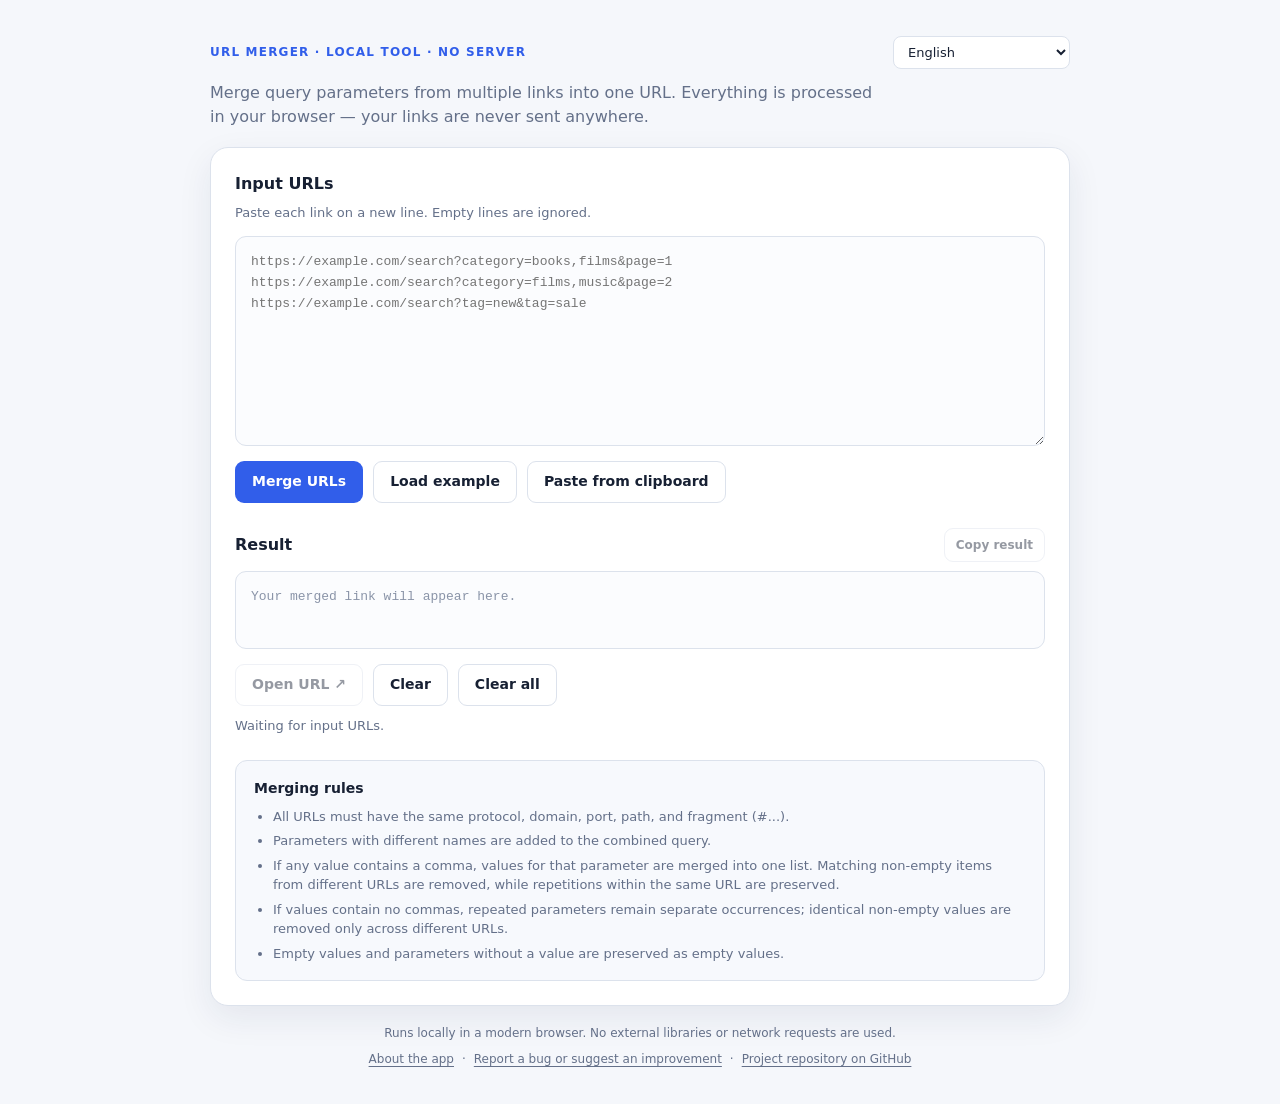
<file: index.html>
<!doctype html>
<html lang="uk">
<head>
  <meta charset="utf-8">
  <meta name="viewport" content="width=device-width, initial-scale=1">
  <meta name="theme-color" content="#f5f7fb" media="(prefers-color-scheme: light)">
  <meta name="theme-color" content="#111827" media="(prefers-color-scheme: dark)">
  <title>URL Merger — об'єднання параметрів URL</title>
  <meta name="description" content="URL Merger combines query parameters from multiple URLs into one link. Remove duplicates, choose parameters, and copy or open the result — all locally in your browser.">
  <link rel="manifest" href="./manifest.webmanifest">
  <meta name="apple-mobile-web-app-capable" content="yes">
  <meta name="apple-mobile-web-app-status-bar-style" content="default">
  <meta name="apple-mobile-web-app-title" content="URL Merger">
  <link rel="apple-touch-icon" href="./assets/apple-touch-icon.png">
  <link rel="canonical" href="https://vitalijr2.github.io/url-merger/">
  <meta property="og:type" content="website">
  <meta property="og:site_name" content="URL Merger">
  <meta property="og:title" content="URL Merger — Merge URL Query Parameters">
  <meta property="og:description" content="Merge URL query parameters, remove duplicates, and choose which parameters to keep. Free, private, and browser-based.">
  <meta property="og:url" content="https://vitalijr2.github.io/url-merger/">
  <meta property="og:image" content="https://vitalijr2.github.io/url-merger/assets/url-merger-og.png">
  <meta property="og:image:secure_url" content="https://vitalijr2.github.io/url-merger/assets/url-merger-og.png">
  <meta property="og:image:type" content="image/png">
  <meta property="og:image:width" content="1200">
  <meta property="og:image:height" content="630">
  <meta property="og:image:alt" content="URL Merger logo with a black cat digging">
  <meta property="og:logo" content="https://vitalijr2.github.io/url-merger/assets/url-merger-logo.png">
  <meta property="og:locale" content="en_US">
  <meta name="twitter:card" content="summary_large_image">
  <meta name="twitter:image" content="https://vitalijr2.github.io/url-merger/assets/url-merger-og.png">
  <meta name="twitter:title" content="URL Merger — Merge URL Query Parameters">
  <meta name="twitter:description" content="Combine query parameters from multiple URLs into one link, directly in your browser.">
  <script type="application/ld+json">{"@context":"https://schema.org","@type":"WebApplication","name":"URL Merger","url":"https://vitalijr2.github.io/url-merger/","description":"Merge query parameters from multiple URLs into one link, locally in your browser.","applicationCategory":"UtilitiesApplication","operatingSystem":"Any","image":"https://vitalijr2.github.io/url-merger/assets/url-merger-og.png","logo":"https://vitalijr2.github.io/url-merger/assets/url-merger-logo.png"}</script>
  <link rel="icon" type="image/svg+xml" href="data:image/svg+xml,%3Csvg xmlns='http://www.w3.org/2000/svg' viewBox='0 0 100 100'%3E%3Crect width='100' height='100' rx='20' fill='%23315eea'/%3E%3Ctext x='50' y='67' font-size='58' font-family='Arial,sans-serif' font-weight='bold' text-anchor='middle' fill='white'%3EU%3C/text%3E%3C/svg%3E">
  <link rel="stylesheet" href="./style.css">
</head>
<body>
  <main>
    <section class="update-notice" id="updateNotice" hidden role="status">
      <strong data-i18n="updateAvailable">A new version of URL Merger is available.</strong>
      <div class="toolbar">
        <button class="primary" type="button" id="updateNow" data-i18n="updateNow">Update</button>
        <button class="secondary" type="button" id="updateLater" data-i18n="updateLater">Later</button>
      </div>
    </section>
    <header>
      <div class="header-top"><p class="eyebrow"><strong class="brand-name">URL Merger</strong><span class="brand-description"> · <span data-i18n="eyebrow">Локальний інструмент · без сервера</span></span></p>
      <div class="language-control"><label class="visually-hidden" for="language">Language</label><select id="language" aria-label="Language"><option value="uk">Українська</option><option value="en">English</option><option value="pl">Polski</option><option value="zh-CN">简体中文</option><option value="ja">日本語</option><option value="de">Deutsch</option><option value="fr">Français</option><option value="es">Español</option><option value="pt">Português</option><option value="sw">Kiswahili</option><option value="ha">Hausa</option><option value="id">Bahasa Indonesia</option><option value="ko">한국어</option><option value="tr">Türkçe</option></select></div></div>
      <h1 class="visually-hidden">URL Merger</h1>
      <p class="intro" data-i18n="intro">Об'єднай параметри запиту з кількох посилань в один URL. Уся обробка відбувається у твоєму браузері — посилання нікуди не надсилаються.</p>
    </header>
    <section class="panel" aria-label="Об'єднання URL">
      <label for="urls" data-i18n="inputLabel">Вхідні URL</label>
      <p class="hint" data-i18n="inputHint">Встав кожне посилання з нового рядка. Порожні рядки ігноруються.</p>
      <textarea id="urls" spellcheck="false" autocapitalize="off" autocomplete="off" placeholder="https://example.com/search?category=books,films&amp;page=1&#10;https://example.com/search?category=films,music&amp;page=2&#10;https://example.com/search?tag=new&amp;tag=sale"></textarea>
      <div class="toolbar">
        <button class="primary" id="merge" type="button" data-i18n="merge">Об'єднати URL</button>
        <button class="secondary" id="sample" type="button" data-i18n="sample">Завантажити приклад</button>
        <button class="secondary" id="pasteClipboard" type="button" data-i18n="pasteClipboard">Вставити з буфера</button>
      </div>
      <div class="result-section">
        <div class="result-heading"><div class="section-heading" data-i18n="resultHeading">Результат</div><button class="secondary" id="copy" type="button" data-i18n="copy" disabled>Копіювати результат</button></div>
        <output class="result empty" id="result" data-i18n="resultPlaceholder" aria-live="polite">Тут з'явиться об'єднане посилання.</output>
        <section class="param-controls" id="paramControls" aria-labelledby="paramControlsTitle" hidden>
          <div class="param-controls-header">
            <h3 class="param-controls-title" id="paramControlsTitle" data-i18n="paramsTitle">Параметри результату</h3>
            <div class="param-controls-actions">
              <button class="secondary" id="selectAllParams" type="button" data-i18n="selectAll">Усі</button>
              <button class="secondary" id="selectNoParams" type="button" data-i18n="selectNone">Жодного</button>
            </div>
          </div>
          <div class="param-list" id="paramList"></div>
        </section>
        <div class="toolbar result-actions">
          <a class="secondary button-link" id="openUrl" target="_blank" rel="noopener noreferrer" aria-disabled="true" tabindex="-1" data-i18n="openUrl">Відкрити URL ↗</a>
          <button class="secondary" id="clearResult" type="button" data-i18n="clear">Очистити</button>
          <button class="secondary" id="clear" type="button" data-i18n="clearAll">Очистити все</button>
        </div>
        <p class="status" id="status" data-i18n="waiting" role="status">Очікую на вхідні посилання.</p>
      </div>
      <div class="details">
        <h2 data-i18n="rulesTitle">Правила об'єднання</h2>
        <ul>
          <li data-i18n="rule1">Усі URL мають мати однакові протокол, домен, порт, шлях і фрагмент (#...).</li>
          <li data-i18n="rule2">Параметри з різними назвами додаються до спільного запиту.</li>
          <li data-i18n="rule3">Якщо хоча б одне значення параметра містить кому, усі його значення об'єднуються в один список; дублікати прибираються, порядок першої появи зберігається.</li>
          <li data-i18n="rule4">Якщо значення не містять коми, повторювані параметри залишаються окремими входженнями; однакові непорожні значення прибираються лише між різними URL.</li>
          <li data-i18n="rule5">Порожні значення та параметри без значення зберігаються як порожні значення.</li>
        </ul>
      </div>
    </section>
    <footer>
      <p data-i18n="footerText">Працює локально у сучасному браузері. Зовнішні бібліотеки та мережеві запити не використовуються.</p>
      <nav aria-label="Посилання на проєкт">
        <a href="./about.html" data-i18n="aboutLink">Про застосунок</a>
        <span aria-hidden="true">·</span>
        <a href="https://github.com/vitalijr2/url-merger/issues/new/choose" target="_blank" rel="noopener noreferrer" data-i18n="reportIssue">Повідомити про помилку або запропонувати покращення</a>
        <span aria-hidden="true">·</span>
        <a href="https://github.com/vitalijr2/url-merger" target="_blank" rel="noopener noreferrer" data-i18n="repository">Репозиторій проєкту на GitHub</a>
      </nav>
    </footer>
  </main>
  <script src="./merger.js"></script>
  <script src="./translation.js"></script>
  <script>
    "use strict";
    const input=document.getElementById("urls"), result=document.getElementById("result"), status=document.getElementById("status");
    const copyButton=document.getElementById("copy"), openUrlLink=document.getElementById("openUrl");
    let mergedUrl="",fullMergedUrl="";
    let copyFeedbackTimer=null;
    function resetCopyFeedback(){clearTimeout(copyFeedbackTimer);copyFeedbackTimer=null;copyButton.textContent=t("copy");}
    const paramControls=document.getElementById("paramControls"),paramList=document.getElementById("paramList");
    let enabledParams=new Set();
    function setStatus(message,type=""){status.textContent=message;status.className="status"+(type?" "+type:"");}
    function parseInputLines(text){return text.split(/\r?\n/).map(line=>line.trim()).filter(Boolean);}
    function showResult(value){resetCopyFeedback();mergedUrl=value;result.textContent=value;result.classList.remove("empty");copyButton.disabled=false;openUrlLink.href=value;openUrlLink.setAttribute("aria-disabled","false");openUrlLink.removeAttribute("tabindex");}
    function updateMergedUrl(){
      const url=new URL(fullMergedUrl),filtered=new URLSearchParams();
      for(const [key,value] of url.searchParams.entries()) if(enabledParams.has(key)) filtered.append(key,value);
      url.search=filtered.toString();
      showResult(url.href);
    }
    function renderParamControls(){
      const valuesByName=new Map();
      for(const [name,value] of new URL(fullMergedUrl).searchParams.entries()){
        if(!valuesByName.has(name))valuesByName.set(name,[]);
        valuesByName.get(name).push(value);
      }
      paramList.replaceChildren();
      for(const [name,values] of valuesByName){
        const label=document.createElement("label"),checkbox=document.createElement("input");
        const info=document.createElement("span"),nameText=document.createElement("span"),valueText=document.createElement("span");
        label.className="param-option";checkbox.type="checkbox";checkbox.checked=enabledParams.has(name);
        checkbox.addEventListener("change",()=>{if(checkbox.checked)enabledParams.add(name);else enabledParams.delete(name);updateMergedUrl();});
        info.className="param-info";nameText.className="param-name";valueText.className="param-values";
        nameText.textContent=name+" ("+values.length+")";
        valueText.textContent=values.map(value=>value===""?"["+t("emptyValue")+"]":value).join(" · ");
        info.append(nameText,valueText);label.append(checkbox,info);paramList.append(label);
      }
      paramControls.hidden=valuesByName.size===0;
    }
    function setAllParams(enabled){
      enabledParams=new Set(enabled?new URL(fullMergedUrl).searchParams.keys():[]);
      paramList.querySelectorAll('input[type="checkbox"]').forEach(checkbox=>{checkbox.checked=enabled;});
      updateMergedUrl();
    }
    function resetResult(){
      resetCopyFeedback();
      mergedUrl="";fullMergedUrl="";enabledParams.clear();paramList.replaceChildren();paramControls.hidden=true;
      result.textContent=t("resultPlaceholder");result.classList.add("empty");copyButton.disabled=true;
      openUrlLink.removeAttribute("href");openUrlLink.setAttribute("aria-disabled","true");openUrlLink.setAttribute("tabindex","-1");
    }
    input.addEventListener("paste",event=>{
      const pasted=event.clipboardData?.getData("text");
      if(!pasted||input.selectionStart!==input.selectionEnd)return;
      const start=input.selectionStart,end=input.selectionEnd,original=input.value;
      const atEnd=start===original.length;
      const lineStart=original.lastIndexOf("\n",start-1)+1;
      const lineEndIndex=original.indexOf("\n",start);
      const lineEnd=lineEndIndex===-1?original.length:lineEndIndex;
      const emptyLine=original.slice(lineStart,lineEnd).trim()==="";
      if(!atEnd&&!emptyLine)return;
      const lines=pasted.split(/\r?\n/).map(line=>line.trim()).filter(Boolean);
      if(lines.length===0||!lines.every(line=>{
        try{const url=new URL(line);return url.protocol==="http:"||url.protocol==="https:";}catch{return false;}
      }))return;
      const normalized=pasted.replace(/\r\n?/g,"\n");
      const prefix=atEnd&&start>0&&original[start-1]!=="\n"?"\n":"";
      const suffix=normalized.endsWith("\n")||original[start]==="\n"?"":"\n";
      const insertion=prefix+normalized+suffix;
      event.preventDefault();
      input.setRangeText(insertion,start,end,"end");
    });
    document.getElementById("merge").addEventListener("click",()=>{
      try{const urls=parseInputLines(input.value),merged=mergeUrls(urls,t);fullMergedUrl=merged;enabledParams=new Set(new URL(fullMergedUrl).searchParams.keys());renderParamControls();updateMergedUrl();setStatus(t("done",{n:urls.length}),"success");}
      catch(error){resetResult();setStatus(error.message,"error");}
    });
    document.getElementById("sample").addEventListener("click",()=>{
      input.value=["https://example.com/search?category=books,films&page=1","https://example.com/search?category=films,music&page=2","https://example.com/search?tag=new&tag=sale"].join("\n");
      setStatus(t("sampleLoaded"));input.focus();
    });
    document.getElementById("pasteClipboard").addEventListener("click",async()=>{
      try{
        const text=await navigator.clipboard.readText();
        if(!text){setStatus(t("clipboardEmpty"));return;}
        const separator=input.value&&!input.value.endsWith("\n")?"\n":"";
        input.value+=separator+text;
        input.focus();setStatus(t("pasted"));
      }catch{setStatus(t("pasteFail"),"error");}
    });
    document.getElementById("clear").addEventListener("click",()=>{input.value="";resetResult();setStatus(t("cleared"));input.focus();});
    document.getElementById("selectAllParams").addEventListener("click",()=>setAllParams(true));
    document.getElementById("selectNoParams").addEventListener("click",()=>setAllParams(false));
    copyButton.addEventListener("click",async()=>{
      if(!mergedUrl)return;
      try{await navigator.clipboard.writeText(mergedUrl);resetCopyFeedback();copyButton.textContent=t("copied");copyFeedbackTimer=setTimeout(resetCopyFeedback,1800);}
      catch{resetCopyFeedback();setStatus(t("copyFail"),"error");}
    });
    document.getElementById("clearResult").addEventListener("click",()=>{resetResult();setStatus(t("resultCleared"));});
    document.addEventListener("keydown",event=>{
      if(event.repeat||event.isComposing||event.altKey)return;
      const modifier=event.ctrlKey||event.metaKey;
      if(!modifier)return;
      const key=event.key.toLowerCase();
      if(key==="enter"&&!event.shiftKey){event.preventDefault();document.getElementById("merge").click();}
      else if(key==="c"&&event.shiftKey&&mergedUrl){event.preventDefault();copyButton.click();}
      else if(key==="backspace"&&event.shiftKey&&fullMergedUrl){event.preventDefault();document.getElementById("clearResult").click();}
    });
  </script>
  <script>
    const languageSelect=document.getElementById("language");
    let currentLanguage="en";
    function t(key,values={}){let value=translations[currentLanguage]?.[key]||translations.en[key]||key;for(const [name,replacement] of Object.entries(values))value=value.replaceAll("{"+name+"}",replacement);return value;}
    function applyLanguage(language){currentLanguage=translations[language]?language:"en";document.documentElement.lang=currentLanguage;document.querySelectorAll("[data-i18n]").forEach(el=>{if(el===result&&fullMergedUrl)return;el.textContent=t(el.dataset.i18n);});languageSelect.value=currentLanguage;try{localStorage.setItem("url-merger-language",currentLanguage);}catch{}if(fullMergedUrl){renderParamControls();updateMergedUrl();setStatus(t("done",{n:parseInputLines(input.value).length}),"success");}else{setStatus(t("waiting"));}}
    let savedLanguage=null;try{savedLanguage=localStorage.getItem("url-merger-language");}catch{}
    const browserLanguage=(navigator.languages||[navigator.language||"en"]).map(x=>x.toLowerCase()).find(x=>Object.keys(translations).some(code=>x===code.toLowerCase()||x.startsWith(code.toLowerCase()+"-")));
    const detectedLanguage=browserLanguage?Object.keys(translations).find(code=>browserLanguage===code.toLowerCase()||browserLanguage.startsWith(code.toLowerCase()+"-")):"en";
    applyLanguage(savedLanguage&&translations[savedLanguage]?savedLanguage:detectedLanguage);
    languageSelect.addEventListener("change",()=>applyLanguage(languageSelect.value));
  </script>
  <script>
    (() => {
      const notice = document.getElementById("updateNotice");
      const draftKey = "url-merger-update-draft";
      let pendingWorker = null;
      let dismissedWorker = null;
      let refreshing = false;

      try {
        const draft = sessionStorage.getItem(draftKey);
        if (draft !== null) {
          input.value = draft;
          sessionStorage.removeItem(draftKey);
        }
      } catch {}

      function offerUpdate(worker) {
        if (!worker || worker === dismissedWorker) return;
        pendingWorker = worker;
        notice.hidden = false;
      }

      if (!("serviceWorker" in navigator)) return;
      navigator.serviceWorker.addEventListener("controllerchange", () => {
        if (refreshing) return;
        refreshing = true;
        window.location.reload();
      });

      document.getElementById("updateNow").addEventListener("click", () => {
        if (!pendingWorker) return;
        try { sessionStorage.setItem(draftKey, input.value); } catch {}
        document.getElementById("updateNow").disabled = true;
        pendingWorker.postMessage({type: "SKIP_WAITING"});
      });
      document.getElementById("updateLater").addEventListener("click", () => {
        dismissedWorker = pendingWorker;
        notice.hidden = true;
        pendingWorker = null;
      });

      window.addEventListener("load", async () => {
        try {
          const registration = await navigator.serviceWorker.register("./sw.js", {updateViaCache: "none"});
          const check = async () => {
            if (!navigator.onLine) return;
            try {
              const response = await fetch("./version.json", {cache: "no-store"});
              if (!response.ok) return;
              const remote = await response.json();
              if (!remote.version) return;
              const installed = sessionStorage.getItem("url-merger-known-version");
              if (installed !== remote.version) {
                await registration.update();
                sessionStorage.setItem("url-merger-known-version", remote.version);
              }
              if (registration.waiting && navigator.serviceWorker.controller) {
                offerUpdate(registration.waiting, remote.version);
              }
            } catch (error) { console.warn("Update check failed:", error); }
          };
          registration.addEventListener("updatefound", () => {
            const worker = registration.installing;
            worker?.addEventListener("statechange", () => {
              if (worker.state === "installed" && navigator.serviceWorker.controller) {
                offerUpdate(worker, worker.scriptURL);
              }
            });
          });
          if (registration.waiting && navigator.serviceWorker.controller) offerUpdate(registration.waiting, "pending");
          await check();
          window.addEventListener("focus", check);
          window.addEventListener("online", check);
          document.addEventListener("visibilitychange", () => { if (!document.hidden) check(); });
        } catch (error) {
          console.warn("Service Worker registration failed:", error);
        }
      });
    })();
  </script>
</body>
</html>
</file>
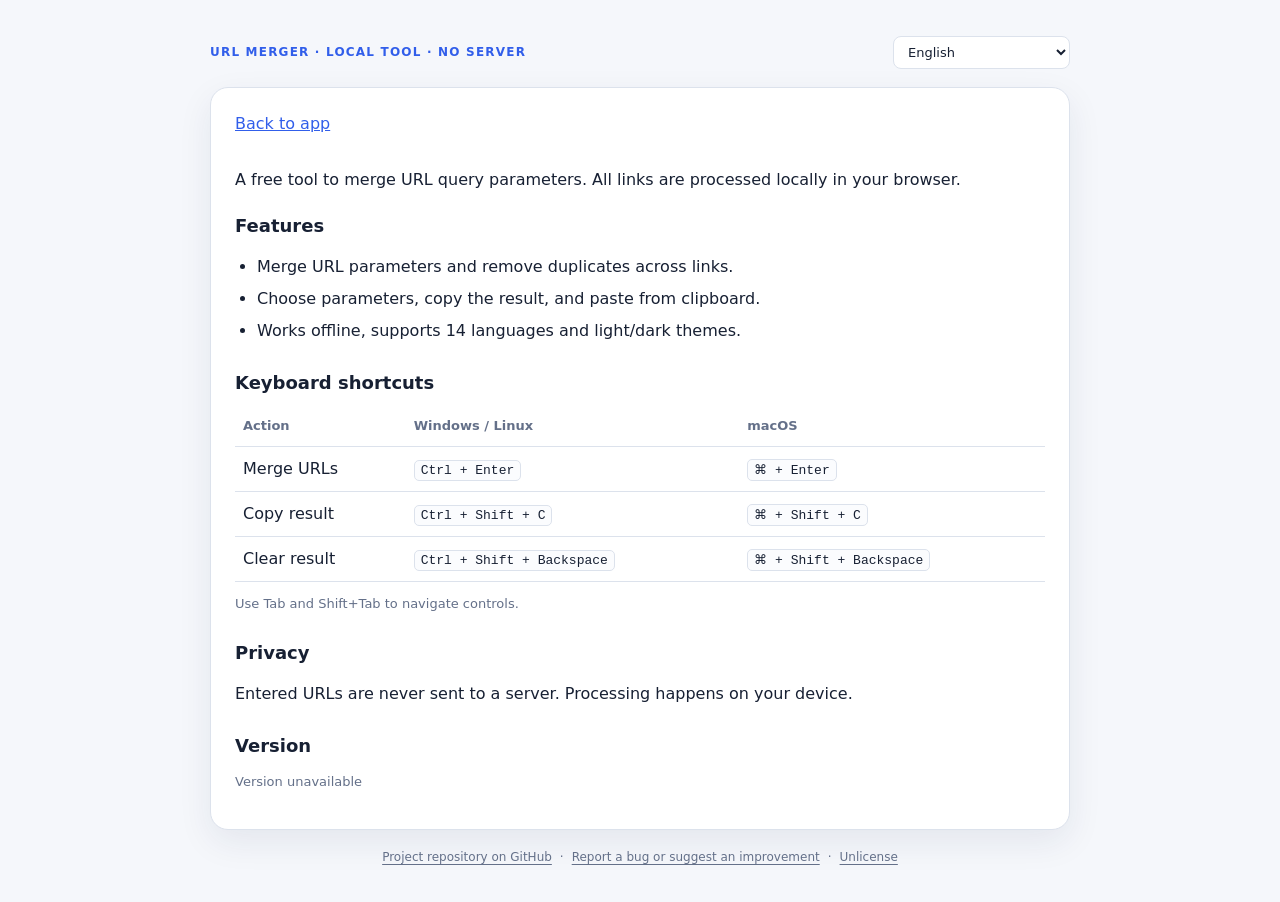
<file: about.html>
<!doctype html>
<html lang="uk">
<head>
  <meta charset="utf-8">
  <meta name="viewport" content="width=device-width, initial-scale=1">
  <meta name="theme-color" content="#f5f7fb" media="(prefers-color-scheme: light)">
  <meta name="theme-color" content="#111827" media="(prefers-color-scheme: dark)">
  <title>About URL Merger</title>
  <meta name="description" content="About URL Merger: features, keyboard shortcuts, privacy, and app version.">
  <link rel="canonical" href="https://vitalijr2.github.io/url-merger/about.html">
  <link rel="manifest" href="./manifest.webmanifest">
  <link rel="apple-touch-icon" href="./assets/apple-touch-icon.png">
  <link rel="stylesheet" href="./style.css">
  <style>
    .about-panel h2 { font-size: 18px; margin: 26px 0 10px; }
    .about-panel h2:first-of-type { margin-top: 20px; }
    .about-panel ul { padding-left: 22px; }
    .about-panel li { margin: 8px 0; }
    .about-panel table { width: 100%; border-collapse: collapse; }
    .about-panel th,.about-panel td { padding: 10px 8px; text-align: left; border-bottom: 1px solid var(--border); }
    .about-panel th { color: var(--muted); font-size: 13px; }
    .about-panel kbd { display: inline-block; padding: 2px 6px; border: 1px solid var(--border); border-radius: 5px; background: var(--field); font: 13px ui-monospace,monospace; }
    .about-panel .about-version { color: var(--muted); font-size: 13px; overflow-wrap: anywhere; }
    .about-panel .back-link { display: inline-block; margin-bottom: 16px; color: var(--accent); }
  </style>
</head>
<body>
<main>
  <header>
    <div class="header-top">
      <p class="eyebrow"><strong class="brand-name">URL Merger</strong><span class="brand-description"> · <span data-i18n="eyebrow">Локальний інструмент · без сервера</span></span></p>
    <div class="language-control">
      <label class="visually-hidden" for="language">Language</label>
      <select id="language" aria-label="Language">
        <option value="uk">Українська</option><option value="en">English</option>
        <option value="pl">Polski</option><option value="zh-CN">简体中文</option>
        <option value="ja">日本語</option><option value="de">Deutsch</option>
        <option value="fr">Français</option><option value="es">Español</option>
        <option value="pt">Português</option><option value="sw">Kiswahili</option>
        <option value="ha">Hausa</option><option value="id">Bahasa Indonesia</option><option value="ko">한국어</option><option value="tr">Türkçe</option>
      </select>
    </div>
    </div>
    <h1 class="visually-hidden" data-i18n="aboutLink">Про застосунок</h1>
  </header>
  <section class="panel about-panel">
    <a class="back-link" href="./" data-i18n="backToApp">Повернутися до застосунку</a>
    <p data-i18n="aboutIntro">Безкоштовний інструмент для об'єднання параметрів URL. Усі посилання обробляються локально у браузері.</p>
    <h2 data-i18n="aboutFeatures">Можливості</h2>
    <ul>
      <li data-i18n="aboutFeatureMerge">Об'єднання параметрів URL із видаленням дублікатів між посиланнями.</li>
      <li data-i18n="aboutFeatureSelect">Вибір параметрів, копіювання результату та вставлення з буфера.</li>
      <li data-i18n="aboutFeatureOffline">Працює офлайн, підтримує 11 мов і світлу та темну теми.</li>
    </ul>
    <h2 data-i18n="aboutShortcuts">Гарячі клавіші</h2>
    <table>
      <thead><tr><th data-i18n="aboutAction">Дія</th><th>Windows / Linux</th><th>macOS</th></tr></thead>
      <tbody>
        <tr><td data-i18n="aboutShortcutMerge">Об'єднати URL</td><td><kbd>Ctrl + Enter</kbd></td><td><kbd>⌘ + Enter</kbd></td></tr>
        <tr><td data-i18n="aboutShortcutCopy">Копіювати результат</td><td><kbd>Ctrl + Shift + C</kbd></td><td><kbd>⌘ + Shift + C</kbd></td></tr>
        <tr><td data-i18n="aboutShortcutClear">Очистити результат</td><td><kbd>Ctrl + Shift + Backspace</kbd></td><td><kbd>⌘ + Shift + Backspace</kbd></td></tr>
      </tbody>
    </table>
    <p class="hint" style="margin:12px 0 0" data-i18n="aboutTab">Для переходу між елементами використовуйте Tab та Shift+Tab.</p>
    <h2 data-i18n="aboutPrivacy">Конфіденційність</h2>
    <p data-i18n="aboutPrivacyText">Введені URL не передаються на сервер. Обробка відбувається лише на вашому пристрої.</p>
    <h2 data-i18n="aboutVersion">Версія</h2>
    <p class="about-version" id="appVersion" data-i18n="aboutVersionUnknown">Немає даних про версію</p>
  </section>
  <footer>
    <nav aria-label="Project links">
      <a href="https://github.com/vitalijr2/url-merger" target="_blank" rel="noopener noreferrer" data-i18n="repository">Репозиторій проєкту на GitHub</a>
      <span aria-hidden="true">·</span>
      <a href="https://github.com/vitalijr2/url-merger/issues/new/choose" target="_blank" rel="noopener noreferrer" data-i18n="reportIssue">Повідомити про помилку або запропонувати покращення</a>
      <span aria-hidden="true">·</span>
      <a href="https://github.com/vitalijr2/url-merger/blob/main/LICENSE" target="_blank" rel="noopener noreferrer">Unlicense</a>
    </nav>
  </footer>
</main>
<script src="./translation.js"></script>
<script>
  "use strict";
  const languageSelect=document.getElementById("language");
  const versionElement=document.getElementById("appVersion");
  function applyLanguage(language){
    const selected=translations[language]?language:"en";
    document.documentElement.lang=selected;
    languageSelect.value=selected;
    document.querySelectorAll("[data-i18n]").forEach(el=>{
      if(el===versionElement&&el.dataset.loaded==="true")return;
      el.textContent=translations[selected][el.dataset.i18n]||translations.en[el.dataset.i18n]||el.dataset.i18n;
    });
    try{localStorage.setItem("url-merger-language",selected);}catch{}
  }
  let saved=null;
  try{saved=localStorage.getItem("url-merger-language");}catch{}
  const codes=Object.keys(translations);
  const detected=(navigator.languages||[navigator.language||"en"]).map(v=>v.toLowerCase())
    .map(v=>codes.find(code=>v===code.toLowerCase()||v.startsWith(code.toLowerCase()+"-")))
    .find(Boolean)||"en";
  applyLanguage(saved&&translations[saved]?saved:detected);
  languageSelect.addEventListener("change",()=>applyLanguage(languageSelect.value));
  fetch("./version.json",{cache:"no-store"}).then(response=>{
    if(!response.ok)throw new Error("Version unavailable");
    return response.json();
  }).then(data=>{
    if(typeof data.version==="string"&&data.version){
      versionElement.textContent=data.version;
      versionElement.dataset.loaded="true";
    }
  }).catch(()=>{});
</script>
</body>
</html>
</file>
<file: style.css>
:root {
      color-scheme: light;
      --bg: #f5f7fb; --surface: #fff; --text: #172033; --muted: #647089;
      --border: #dce2ec; --accent: #315eea; --accent-hover: #244bd0;
      --danger: #b42318; --success: #18794e; --shadow: 0 12px 34px rgba(28,43,74,.08);
      --field: #fbfcfe; --secondary: #fff; --secondary-hover: #f7f9fc;
      --text-hover: #f1f4f9; --details: #f7f9fd; --placeholder: #8a94a8;
    }
    @media (prefers-color-scheme: dark) {
      :root {
        color-scheme: dark;
        --bg: #111827; --surface: #1f2937; --text: #f3f4f6; --muted: #aab6c8;
        --border: #425069; --accent: #8faaff; --accent-hover: #b1c4ff;
        --danger: #ff9892; --success: #74d8a5; --shadow: 0 12px 34px rgba(0,0,0,.22);
        --field: #151f30; --secondary: #273449; --secondary-hover: #35445d;
        --text-hover: #344258; --details: #253247; --placeholder: #9daac0;
      }
    }
    * { box-sizing: border-box; }
    body { margin: 0; padding: 36px 18px; background: var(--bg); color: var(--text); font: 16px/1.5 system-ui,-apple-system,BlinkMacSystemFont,"Segoe UI",sans-serif; }
    main { width: min(860px,100%); margin: 0 auto; }
    header { margin-bottom: 18px; }
    .header-top { display: flex; align-items: center; justify-content: space-between; gap: 12px; }
    .header-top .eyebrow { margin: 0; letter-spacing: .1em; text-transform: uppercase; line-height: 1.4; }
    .brand-name { font-weight: 800; white-space: nowrap; }
    .brand-description { font-weight: 600; }
    .header-top .language-control { margin: 0; flex: 0 0 auto; }
    .eyebrow { margin: 0 0 8px; color: var(--accent); font-size: 12px; font-weight: 750; letter-spacing: .1em; text-transform: uppercase; }
    h1 { margin: 0; font-size: clamp(28px,5vw,38px); line-height: 1.15; letter-spacing: -.035em; }
    .intro { max-width: 680px; margin: 12px 0 0; color: var(--muted); }
    .panel { padding: 24px; background: var(--surface); border: 1px solid var(--border); border-radius: 18px; box-shadow: var(--shadow); }
    label,.section-heading { display: block; margin-bottom: 9px; font-weight: 700; }
    .hint { margin: -2px 0 13px; color: var(--muted); font-size: 13px; }
    textarea,output.result { display: block; width: 100%; min-height: 210px; padding: 14px 15px; border: 1px solid var(--border); border-radius: 11px; background: var(--field); color: var(--text); font: 13px/1.65 ui-monospace,SFMono-Regular,Consolas,monospace; overflow-wrap: anywhere; resize: vertical; }
    textarea:focus { outline: 3px solid rgba(49,94,234,.15); border-color: var(--accent); }
    .update-notice { margin: 0 0 18px; padding: 14px 16px; border: 1px solid var(--border); border-radius: 11px; background: var(--surface); }
    .update-notice[hidden] { display: none; }
    .update-notice .toolbar { margin-top: 10px; }
    .toolbar { display: flex; flex-wrap: wrap; align-items: center; gap: 10px; margin-top: 15px; }
    button { min-height: 42px; padding: 9px 16px; border: 1px solid transparent; border-radius: 9px; font: inherit; font-size: 14px; font-weight: 700; cursor: pointer; transition: background .15s,border-color .15s,transform .15s; }
    button:active { transform: translateY(1px); }
    button:focus-visible, .button-link:focus-visible { outline: 3px solid rgba(49,94,234,.25); outline-offset: 2px; }
    button:disabled { opacity: .45; cursor: not-allowed; }
    .primary { background: #315eea; color: white; } .primary:hover:not(:disabled) { background: #244bd0; }
    .secondary { background: var(--secondary); color: var(--text); border-color: var(--border); } .secondary:hover:not(:disabled):not([aria-disabled="true"]) { background: var(--secondary-hover); }
    .button-link { display: inline-flex; align-items: center; justify-content: center; min-height: 42px; padding: 9px 16px; border: 1px solid var(--border); border-radius: 9px; font: inherit; font-size: 14px; font-weight: 700; line-height: 1.5; text-decoration: none; cursor: pointer; transition: background .15s,border-color .15s,transform .15s; }
    .button-link:active:not([aria-disabled="true"]) { transform: translateY(1px); }
    .button-link[aria-disabled="true"] { opacity: .45; cursor: not-allowed; pointer-events: none; }
    .text-button { min-height: 36px; padding: 6px 9px; color: var(--muted); background: transparent; border: 0; font-weight: 600; }
    .text-button:hover { color: var(--text); background: var(--text-hover); }
    .result-section { margin-top: 25px; } .result { min-height: 78px !important; white-space: pre-wrap; overflow-wrap: anywhere; }
    .result:not(.empty) { border: 2px solid var(--accent); background: var(--details); font-weight: 600; box-shadow: 0 0 0 3px rgba(49,94,234,.07); }
    .result.empty { color: var(--placeholder); }
    .result-heading { display: flex; align-items: center; justify-content: space-between; gap: 10px; margin-bottom: 9px; }
    .result-heading .section-heading { margin: 0; }
    .result-actions { position: relative; }
    .result-section { display: flex; flex-direction: column; }
    .result-heading { order: 0; }
    .result-section > .result { order: 1; }
    .result-section > .param-controls { order: 2; }
    .result-actions { order: 3; }
    .result-section > .status { order: 4; }
    .result-heading button { min-height: 34px; padding: 5px 11px; font-size: 12px; } .status { min-height: 22px; margin: 10px 0 0; color: var(--muted); font-size: 13px; }
    .param-controls { margin-top: 16px; padding: 15px; border: 1px solid var(--border); border-radius: 11px; background: var(--field); }
    .param-controls[hidden] { display: none; }
    .param-controls-header { display: flex; flex-wrap: wrap; align-items: center; justify-content: space-between; gap: 8px; margin-bottom: 10px; }
    .param-controls-title { margin: 0; font-size: 14px; font-weight: 700; }
    .param-controls-actions { display: flex; gap: 6px; }
    .param-controls-actions button { min-height: 30px; padding: 4px 8px; font-size: 12px; }
    .param-list { display: grid; grid-template-columns: repeat(auto-fit,minmax(190px,1fr)); gap: 8px 14px; }
    .param-option { display: flex; align-items: flex-start; gap: 8px; min-width: 0; font-size: 13px; cursor: pointer; }
    .param-option input { flex: 0 0 auto; margin-top: 3px; accent-color: var(--accent); }
    .param-info { display: grid; gap: 2px; min-width: 0; }
    .param-name { font-weight: 700; overflow-wrap: anywhere; }
    .param-values { color: var(--muted); font-size: 12px; overflow-wrap: anywhere; }
    .status.error { color: var(--danger); } .status.success { color: var(--success); }
    .details { margin-top: 22px; padding: 17px 18px; border-radius: 12px; background: var(--details); border: 1px solid var(--border); }
    .details h2 { margin: 0 0 8px; font-size: 14px; } .details ul { margin: 0; padding-left: 19px; color: var(--muted); font-size: 13px; }
    .details li+li { margin-top: 5px; } footer { margin: 18px 4px 0; color: var(--muted); font-size: 12px; text-align: center; }
    footer p { margin: 0 0 8px; } footer nav { display: flex; flex-wrap: wrap; justify-content: center; gap: 8px; }
    footer a { color: var(--muted); text-decoration: underline; text-underline-offset: 3px; }
    footer a:hover { color: var(--accent); }
    .language-control { display:flex; justify-content: flex-end; margin-bottom: 12px }
    .language-control select { padding: 7px 30px 7px 10px; border: 1px solid var(--border); border-radius: 8px; background: var(--surface); color: var(--text); font: inherit; font-size: 13px }
    .visually-hidden {position: absolute; width: 1px; height: 1px; padding: 0; margin: -1px; overflow: hidden; clip: rect(0,0,0,0); white-space: nowrap; border: 0}
    @media (max-width:560px) { .header-top { align-items: flex-start; } .header-top .eyebrow { font-size: 11px; } body { padding: 22px 12px; } .panel { padding: 17px; border-radius: 14px; } .toolbar button { flex: 1 1 auto; } textarea { min-height: 190px; } }
</file>
